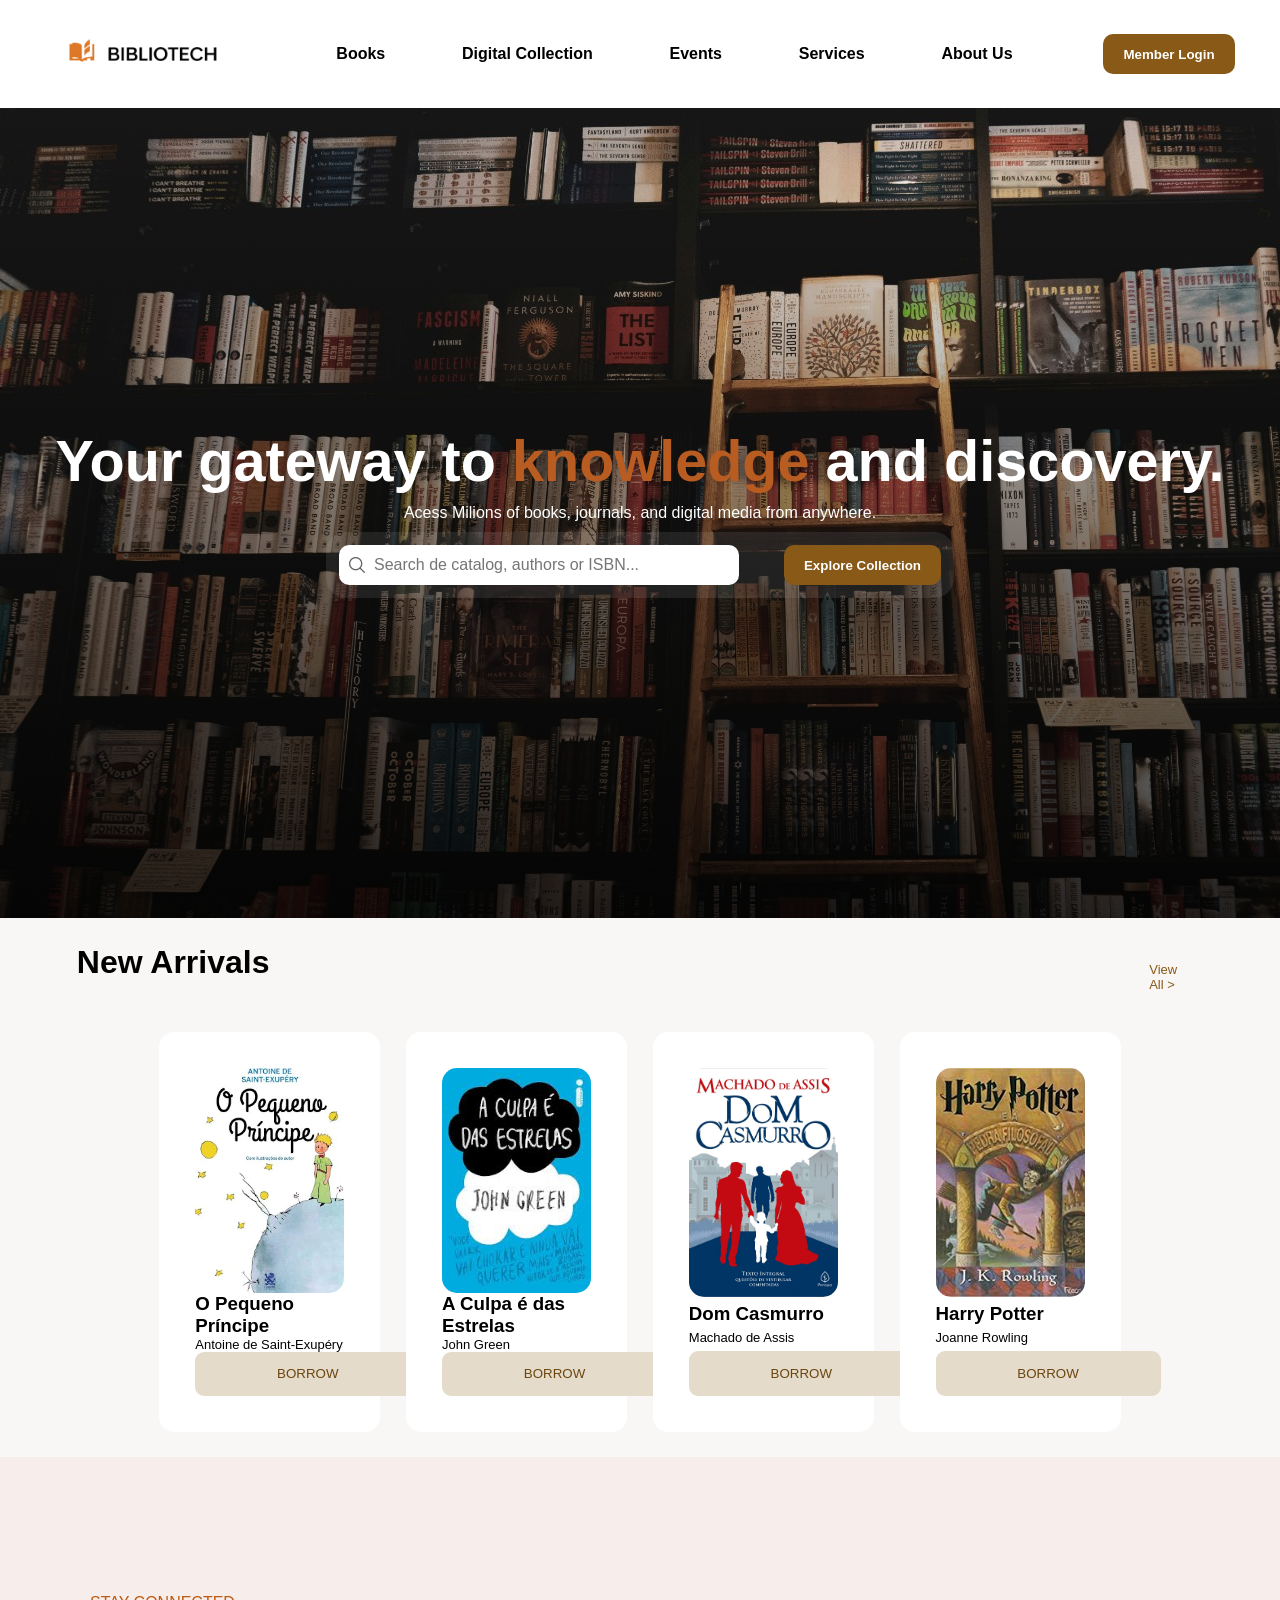
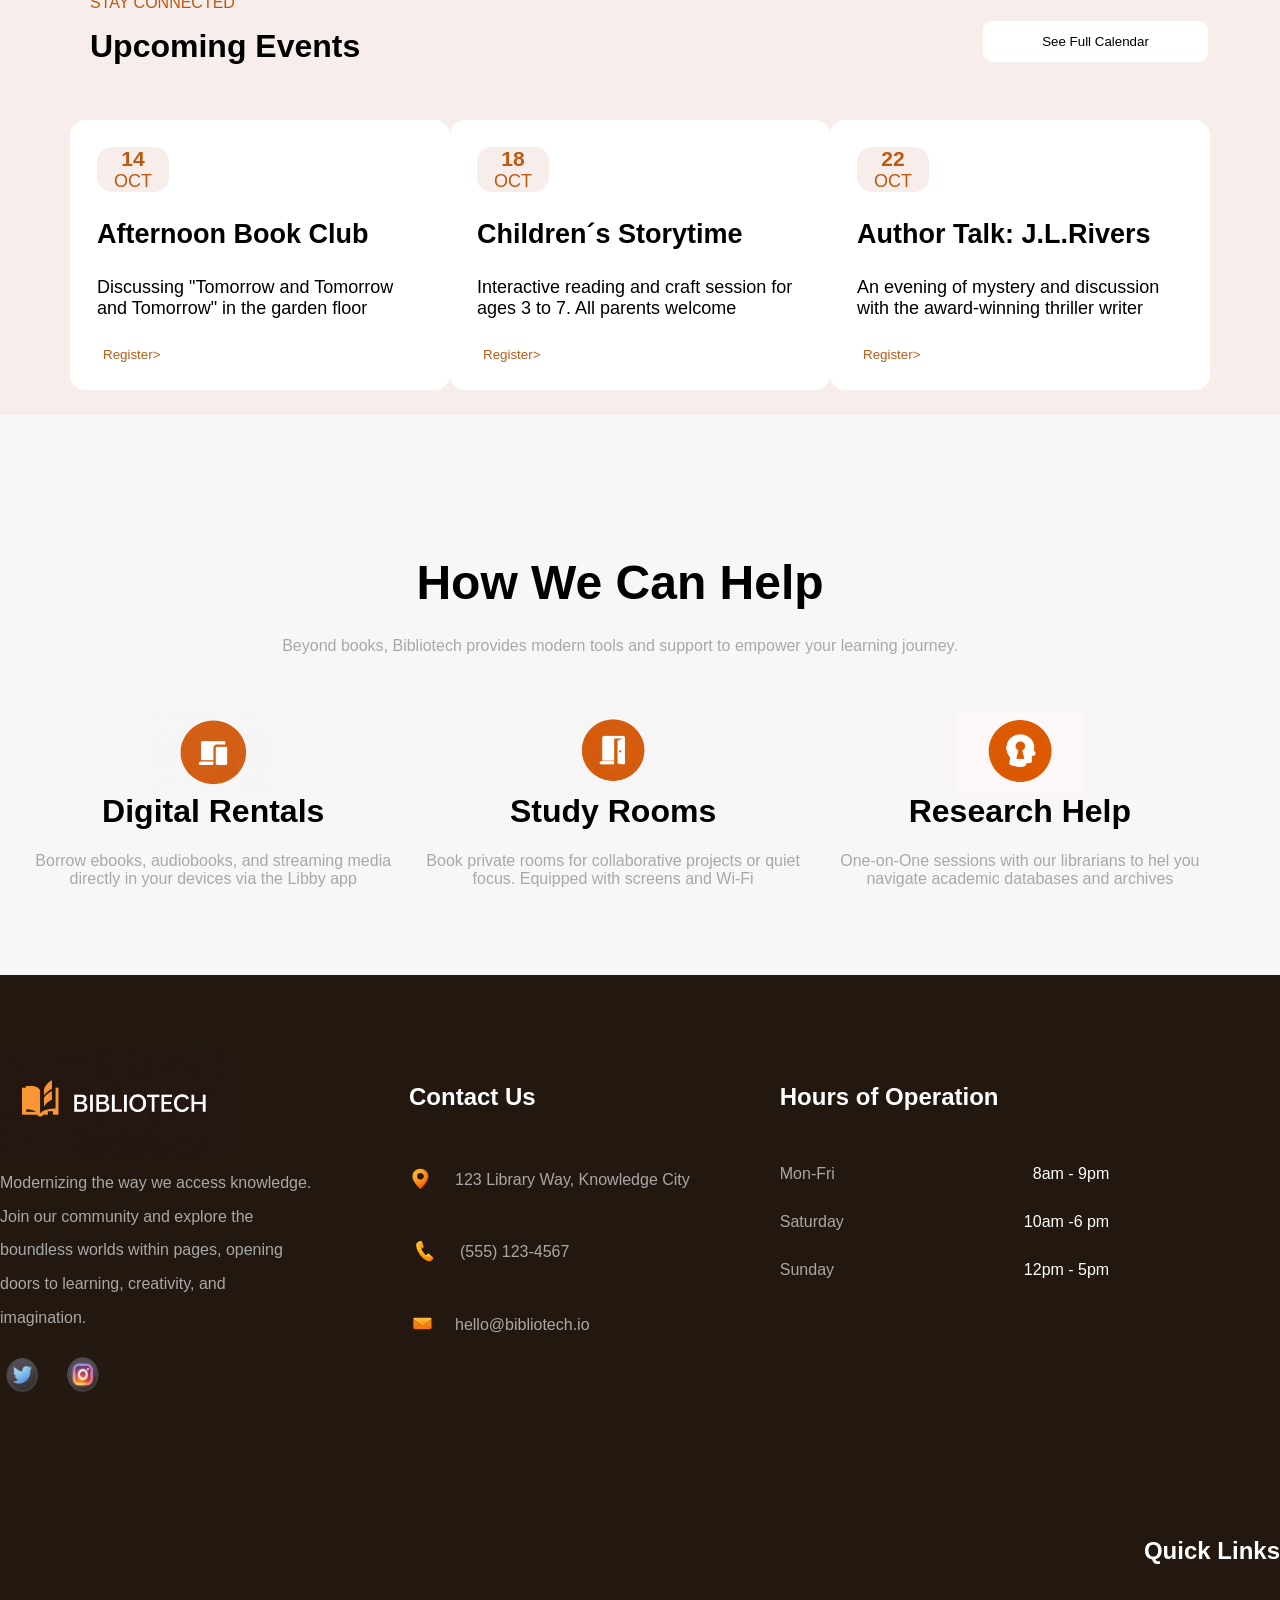
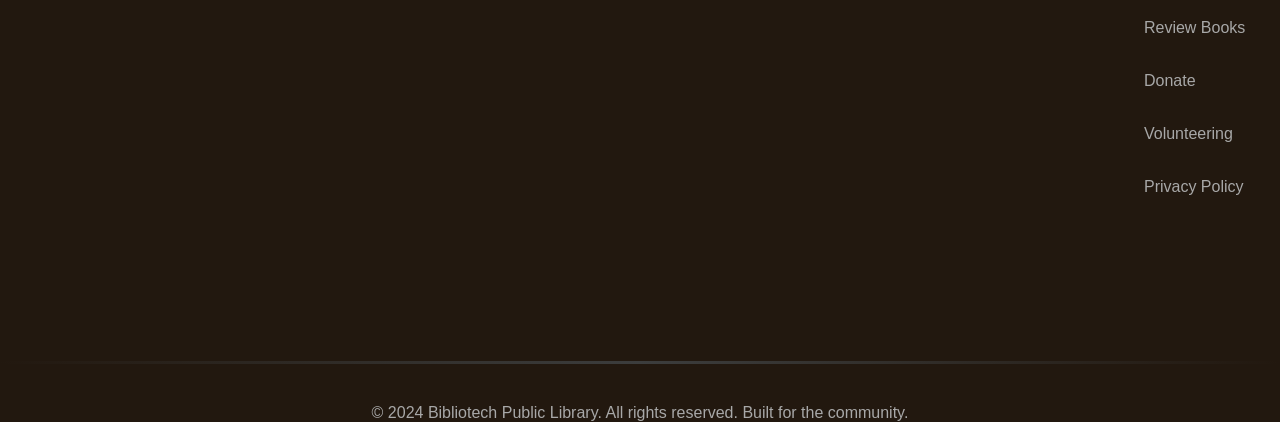
<file: AA/index.html>
<!DOCTYPE html>
<html lang="en">
<head>
    <meta charset="UTF-8">
    <meta name="viewport" content="width=device-width, initial-scale=1.0">
    <title>Bibliotech</title>
    <link rel="stylesheet" href="index.css">
</head>
<body>

    <div class="cabecalho">
        <img src="assets/logo.png" class= "logo"></img>
        <div class="itens">
            <h4 class="hover-effect">Books</h4>
            <h4 class="hover-effect">Digital Collection</h4>
            <h4 class="hover-effect">Events</h4>
            <h4 class="hover-effect">Services</h4>
            <h4 class="hover-effect">About Us</h4>
        </div>

        <input
        type="button"
        value="Member Login"
        class="botao"
        >
        

    </div>
    <div class="hero">
        <h1>Your gateway to <span class="Destaque">knowledge</span> and discovery.  </h1>
        <p> Acess Milions of books, journals, and digital media from anywhere.</p>
        <div class="input_container">
    
    <div class="caixita">
        <img src="assets/search.jpg" class="pesqui">
        <input type="text" placeholder="Search de catalog, authors or ISBN..." class="pesquisa">
    </div>

    <input type="button" value="Explore Collection" class="botao">

</div>
    </div> 
    <div class="novidades"> 
    <div class="new">
        <h1>New Arrivals</h1>
        <p class="hover-effect">View All ></p>
           </div>
    <div class="livros">
        <div class="card">
            <img src="assets/pequen.jpg" class="pequeno_principe">
            <h3>O Pequeno Príncipe</h3>
            <p>Antoine de Saint-Exupéry</p>
            <button class="hover-effect">BORROW</button>
        </div>
        <div class="card">
            <img src="assets/estrela.jpg" class="culpa_estrela">
            <h3>A Culpa é das Estrelas</h3>
            <p>John Green</p>
            <button class="hover-effect">BORROW</button>
            
        </div>
        <div class="card">
         <img src="assets/domcas.jpg" class="dom_casmurro">
         <h3>Dom Casmurro</h3>
         <p>Machado de Assis</p>
         <button class="hover-effect">BORROW</button>
        </div>
        <div class="card">
            <img src="assets/harry.jpg" class="harry_potter">
            <h3>Harry Potter</h3>
            <p>Joanne Rowling</p>
            <button class="hover-effect">BORROW</button>
        </div>
         </div> 
        </div>
    <div class="calendario">
    <div class="stay">
    <p>STAY CONNECTED</p>
    <h1>Upcoming Events</h1>
    </div>
    <button class="see hover-effect">See Full Calendar</button>
    </div>

     
</div>
<div class="calendariu">
    <div class="cartas">
        <div class="dia">
            <h3>14</h3>
            <p>OCT</p>
            </div>
            <h2>Afternoon Book Club</h2>
            <p>Discussing "Tomorrow and Tomorrow and Tomorrow" in the garden floor</p>
            <button class="hover-effect">Register></button>
            <img src="assets/calendar-day.jpg" alt="calendar-day">
        </div>
       <div class="cartas">
        <div class="dia">
            <h3>18</h3>
            <p>OCT</p>
            </div>
            <h2>Children´s Storytime</h2>
            <p>Interactive reading and craft session for ages 3 to 7. All parents welcome</p>
            <button class="hover-effect">Register></button>
            <img src="assets/tennis.jpg" alt="tennis">
        </div>
        <div class="cartas">
        <div class="dia">
            <h3>22</h3>
            <p>OCT</p>
            </div>
            <h2>Author Talk: J.L.Rivers</h2>
            <p>An evening of mystery and discussion with the award-winning thriller writer</p>
            <button class="hover-effect">Register></button>
            <img src="assets/ticket.jpg" alt="ticket">
        </div>
         </div>
         <div class="Painel">
            <div class="Ajuda">
                   <div class="tamanho">
                    <h1>How We Can Help</h1>
                </div>
                <p>Beyond books, Bibliotech provides modern tools and support to empower your learning journey.  </p>
                <div class="cards">
                    <div class="Digital">
                        <img src="assets/image1.jpg" alt="digitalimg">
            <h1>Digital Rentals</h1>
            <p>Borrow ebooks, audiobooks, and streaming media directly in your devices via the Libby app</p>
         </div>
         <div class="Digital">
            <img src="assets/image2.jpg" alt="stdudyimg">
            <h1>Study Rooms</h1>
            <p>Book private rooms for collaborative projects or quiet focus. Equipped with screens and Wi-Fi</p>
         </div>
         <div class="Digital">
            <img src="assets/image3.jpg" alt="researchimg">
            <h1>Research Help</h1>
            <p>One-on-One sessions with our librarians to hel you navigate academic databases and archives </p>
         </div>

                </div>
            </div>
         </div>
         <div class="fundopreto">

    <div class="txt">
        <img class="logo" src="assets/logofinal.jpg" alt="logoimg">
        <p> Modernizing the way we access knowledge. Join our community and explore the boundless worlds within pages, opening doors to learning, creativity, and imagination. </p>

        <div class="redes">
            <img class="hover-effect" src="assets/twitter.jpg">
            <img class="hover-effect" src="assets/instagram.jpg">
        </div>
    </div>

         <div class="contact">
            <h2>Contact Us</h2>
            <div class="gps">
                <img src="assets/gps.jpg" alt="img">
                <p>123 Library Way, Knowledge City</p>
             </div>
            <div class="telefone">
                <img src="assets/telefone.jpg" alt="img">
                <p>(555) 123-4567</p>
            </div>
            <div class="carta">
                <img class="cartinha" src="assets/carta.jpg" alt="img">
                <p>hello@bibliotech.io</p>
                   </div>
         </div>

         <div class="hours">
            <h2>Hours of Operation</h2>
                    <p>Mon-Fri<span>8am - 9pm</span></p>
                    <p>Saturday<span>10am -6 pm</span></p>
                    <p>Sunday<span>12pm - 5pm</span></p>
         </div>

         <div class="quick">
                        <h2>Quick Links</h2>
                        <p>Review Books</p>
                        <p>Donate</p> 
                        <p>Volunteering</p>
                        <p>Privacy Policy</p>
            </div>
        <div class="ultima">
            <p>© 2024 Bibliotech Public Library. All rights reserved. Built for the community.</p>
        </div>

</div>
        
 
         
     
            


         </div>

    
           










</body>
</html>
</file>
<file: AA/index.css>
.cabecalho{
display: flex;
justify-content: space-around;
align-items: center;
height: 12vh;


}
*, *::before, *::after {
    box-sizing: border-box;
}
html, body {
    width: 100%;
    margin: 0;
    overflow-x: hidden;
}
*{
    margin: 0;
}

.itens{
    display: flex;
gap: 6vw;
flex-wrap: wrap;


}
.img {
    max-width: 100%;
    height: auto;
}
.Destaque{
    color: #B85C21;
    
}
.botao {
    background-color: #895917;
    color: white;
    border-radius: 10px;
    padding: 0 20px;
    border: none;
    cursor: pointer;
    height: 40px;
    font-weight: 600;
     transition: all 0.3s ease;
}
.botao:hover {
    background-color: #B85C21;
    transform: translateY(-5px);
    box-shadow: 0 10px 20px rgba(0,0,0,0.25);
}

.botao:active {
    transform: scale(0.95);
}

.logo{
    width: 200px;

}
.image img{
    width: 100vw;
    height: 88vh;
object-fit: cover;
opacity: 40%;
z-index: 2;
}
.image{
    background-color: black;
    z-index: 1;
}
.descricao{
    width: 100vw;
    height: 88vh;
    z-index: 3;
    display: flex;
    align-items: center;
    justify-content: center;
    position: absolute;
    top: 10px;
    right: 10px;
    color: white;
    flex-direction: column;
    

}
.hero{
    width: 100%;
    min-height: 90vh;
    height: auto;
    justify-content: center;
    align-items: center;
    display: flex;
    background:
  linear-gradient(to top, rgba(0,0,0,0.8), transparent),
  url("assets/capa.jpg");
    flex-direction: column;
    gap: 10px;
    color: white;
    text-align: center;
    padding: 2vw;
    

}

.hero h1{
    color: white;
    font-weight: 800;
    font-size: 3.6rem;
    margin: 0 auto;

}
.hero p{
    color: white;
}
.caixita {
    position: relative;
    width: 400px;
}

.pesqui {
    position: absolute;
    left: 10px;
    top: 50%;
    transform: translateY(-50%);
    width: 16px; 
    height: 16px;
    opacity: 0.6;
    pointer-events: none;
}
.hover-effect {
    cursor: pointer;
    transition: all 0.3s ease;
}

.hover-effect:hover {
    color: #B85C21;
    transform: translateY(-3px);
}

.pesquisa {
    width: 100%;
    height: 40px;
    padding-left: 35px; 
    border-radius: 10px;
    border: none;
    font-size: 1rem;
}
.input_container{
    padding: 1vw;
    border-radius: 20px;
    background-color: rgb(213, 213, 213, 0.100);
    display: flex;
    align-items: center;
    gap: 5vh;
    
}

.novidades{
    background-color: #F8F7F5;
}
.livros{
    height: auto;
    padding: 2vw;
    display: flex;
    justify-content: center;
    gap: 2vw;
    flex-wrap: wrap;

    
}
.card {
   min-width: 200px;
   width: 18%;
    border-radius: 15px;
    height: 400px;
    display: flex;
    flex-direction: column;
    justify-content: center;
    border: 4vh  solid white;
    background-color: white;
    cursor: pointer;
    transition: all 0.3s ease;
}
.card:hover {
    transform: translateY(-10px); 
    box-shadow: 0 15px 30px rgba(0,0,0,0.2); 
}
.new{
    display: flex;
    justify-content: space-between;
    padding: 2vw 6vw;
     background-color: #F8F7F5;


}
.new p{
    color: #895917;
    font-size: small;
    border: 2vh solid #F8F7F5;
    border-radius: 2vh;
    height: 2vh;
    width: 8vh; 
    background-color:#F8F7F5;  
    

}
* {
    font-family: Arial, sans-serif;
}
.card img{
  height: 70%;
  border-radius: 15px;
  object-fit: cover;
  width: 100%;
  margin-bottom: auto;

}
.card button{
    background-color: #e4dbcb;
    border: 0;
    border-radius: 1vh;
    height: 5vh;
    color: #6c450f;
    width: 25vh;
}
.card h3 {
    margin-bottom: auto;
}
.card p{
    margin-bottom: auto;
    font-size: small;

}
.calendario{
    display: flex;
    width: 100%;
    max-width: 100%;
    margin: 0;
    background-color: #F7EDEB;
    justify-content: space-between;
    border: 20px solid #F7EDEB;
    border-top: 20px solid #F7EDEB;
    border-left: 10vh solid #F7EDEB;
    border-right: 14vh solid #F7EDEB;
    border-bottom: 0;
    
    
    
    
    

}
.calendario button{
    border: none;
    background-color: white;
    width: 25vh;
    height: 4.5vh;
    border-radius: 1vh;
    margin-top: 16vh;
    margin-right: -6vh;
    


}
.calendario p{
    color: #BE590F;
    display: block;
    margin-bottom: 1.7vh;
    margin-top: 13vh;

}
.Digital{
    display: flex;
    justify-content: center;
    align-items: center;
    flex-direction: column;
    text-align: center;
}
.cartas{
    height: 30vh;
    width: 50vh;
    background-color: white;
    border-radius: 15px;
    border: 3vh solid white;
    flex-direction: column;
    font-family: Arial, "Helvetica Neue", Arial, Helvetica, sans-serif;
    display: flex;
    font-size: 2vh;
    gap: 3vh;
    position: relative;
}

.cartas img{
    width: 2.5vh;
    height: 2.5vh;
    position: absolute;
    left: 47vh;
    opacity: 0.6;
    filter: invert(30%) sepia(95%) saturate(999%) hue-rotate(5deg);

}
.dia{
    background-color: #F7EDEB;
    color: #BE590F;
    height: 10vh;
    width: 8vh;
    border-radius: 15px;
    display: flex;
    flex-direction: column;
    align-items: center;
    justify-content: center;
}
.cartas button{
    margin-top: auto;
    color: #BE590F;
    cursor: pointer;
    border: none;
    background-color: white;
    width: 2vh;
}
.calendariu{
    background-color: #F7EDEB;
    width: 100%;
    max-width: 100%;
    box-sizing: border-box;
    border: 70px solid #F7EDEB;
    display: flex;
    justify-content: space-between;
    border-top: 55px solid #F7EDEB;
    border-bottom:20px #F7EDEB;
    font-size: 1.9vh;
    height: 350px;

}

.Painel{
    padding: 40px 20px 40px;
    background-color: #F8F7F5;
    min-height: 560px;
    justify-content: center;
    border-top: 10vh solid #F8F7F5;
    box-sizing: border-box;
}
.Ajuda{
    display: flex;
    flex-direction: column;
    align-items: center;
    justify-content: center;
    gap: 3vh;
    width: min(100%, 1200px);
    margin-bottom: 0;
    padding-bottom: 20px;
    margin-top: 10px;
}
.cards{
    display: flex;
    justify-content: center;
    gap: 10px;
    flex-direction: row;
    align-items: center;
    margin-top: 30px;
    width: 100%;    
    place-content: center;
}
.Ajuda p{
    
    color: #A8A8A8;

}

.Digital img{
    width: 14vh;
    height: 9vh;
}
.Study img{
    width: 14vh;
    height: 9vh;
}
.Research img{
    width: 14vh;
    height: 9vh;
}
.Digital h1{
    margin-bottom: 2.5vh;
}
.Study h1{
    margin-bottom: 2.5vh;
}
.Research h1{
    margin-bottom: 2.5vh;
}
.tamanho{
    font-size: 24px;
}
.fundopreto{
    background-color: #22180F;
    display: flex;
    flex-wrap: wrap;
    justify-content: flex-start;
    align-items: flex-start;
    padding-top: 8vh;
    gap: 10vh;
    
}
.quick{
    margin-left: auto;
}
.txt{
    width: 35vh;
    font-size: 16px;
    line-height: 2.1;
    color: #A8A8A8
    
    
}
.txt .logo{
    height: 12vh;
    width: 25vh;
    
}

.redes img{
    height: 5vh;
    width: 5vh;
    margin-right: 10px;
    mix-blend-mode: screen;
    margin-top: 20px;
}

.contact h2{
    color: white;
    margin-top: 4vh;
    margin-bottom: 6vh;
    margin-left: 4px;
    
}
.contact{
    color: #A8A8A8;
    
    
}

.contact p{
    margin: 0;
    white-space: nowrap;
}

.gps img{
    width: 30px;
    height: 30px;
    object-fit: contain;
    mix-blend-mode: screen;
    flex-shrink: 0;

}

.carta img{
    width: 30px;
    height: 30px;
    object-fit: contain;
    mix-blend-mode: screen;
    flex-shrink: 0;
    padding-left: 0.8vh;
}

.telefone img{
    background-color: transparent;
    width: 35px;
    height: 35px;
    object-fit: contain;
    flex-shrink: 0;

}

.gps,
.telefone,
.carta{
    display: flex;
    align-items: center;
    gap: 20px;
    margin-bottom: 40px;
}

.hours h2{
    color: white;
    margin-bottom: 6vh;
    margin-top: 4vh;
    
}

.hours{
    color: #A8A8A8;
    
    
    

}
.hours span{
    color: white;
    margin-left: 20vh;

}
.hours p{
    display: flex;
    justify-content: space-between;
    margin-bottom: 30px;
}

.quick h2{
    color: white;
    margin-top: 4vh;
    margin-bottom: 6vh;

}


.quick p{
    color: #A8A8A8;
    margin-bottom: 35px;
    
}
.ultima{
    width: 100%;
    text-align: center;
    padding-top: 40px;
    color: #A8A8A8;
    margin-top: auto;
    flex-basis: 100%;
    
    
}
.ultima::before{
    content: "";
    display: block;
    width: 100%;
    height: 3px;
    margin-bottom: 40px;

    background: linear-gradient(
        to right,
        transparent,
        rgb(60, 61, 61),
        transparent
      );
}
</file>
